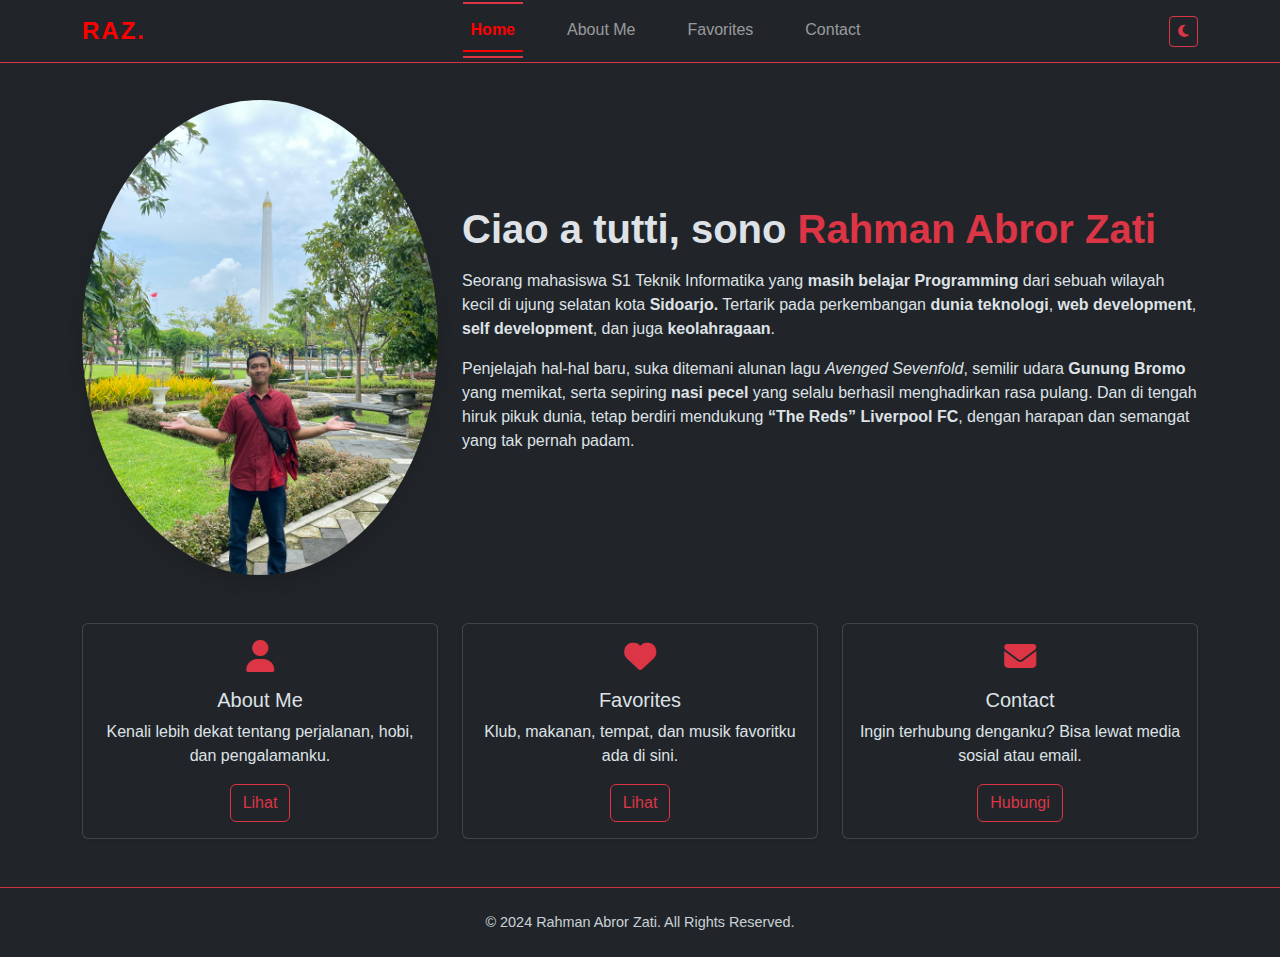
<file: Projek UTS/index.html>
<!DOCTYPE html>
<html lang="en" data-bs-theme="dark">
<head>
    <meta charset="UTF-8">
    <meta name="viewport" content="width=device-width, initial-scale=1.0">
    <title>Home - Rahman Abror Zati</title>
    <link href="https://cdn.jsdelivr.net/npm/bootstrap@5.3.3/dist/css/bootstrap.min.css" rel="stylesheet">
    <link rel="stylesheet" href="style.css">
    <link rel="stylesheet" href="https://cdnjs.cloudflare.com/ajax/libs/font-awesome/6.5.0/css/all.min.css">
</head>
<body>
    <!-- Navbar -->
    <nav class="navbar navbar-expand-lg navbar-dark bg-dark border-bottom border-danger fixed-top">
        <div class="container">
            <a class="navbar-brand fw-bold" href="me.jpg">RAZ.</a>
            <button class="navbar-toggler" type="button" data-bs-toggle="collapse" data-bs-target="#navbarNav">
                <span class="navbar-toggler-icon"></span>
            </button>

            <div class="collapse navbar-collapse" id="navbarNav">
                <ul class="navbar-nav mx-auto nav-underline">
                    <li class="nav-item"><a class="nav-link active" href="index.html">Home</a></li>
                    <li class="nav-item"><a class="nav-link" href="about.html">About Me</a></li>
                    <li class="nav-item"><a class="nav-link" href="favorites.html">Favorites</a></li>
                    <li class="nav-item"><a class="nav-link" href="contact.html">Contact</a></li>
                </ul>
                <button id="themeToggle" class="btn btn-outline-danger btn-sm">
                    <i class="fa-solid fa-moon"></i>
                </button>
            </div>
        </div>
    </nav>

    <!-- Hero Section -->
    <section class="container" style="margin-top: 100px;" id="scrollspyHeading1">
        <div class="row align-items-center">
            <div class="col-md-4 text-center">
                <img src="me.jpg" class="rounded-circle img-fluid shadow" alt="Profile Picture">
            </div>
            <div class="col-md-8">
                <h1 class="fw-bold">Ciao a tutti, sono <span class="text-danger">Rahman Abror Zati</span></h1>
                <p class="mt-3">
                    Seorang mahasiswa S1 Teknik Informatika yang <b>masih belajar Programming</b> dari sebuah wilayah kecil di ujung selatan kota <b>Sidoarjo.</b> 
                    Tertarik pada perkembangan <b>dunia teknologi</b>, <b>web development</b>, 
                    <b>self development</b>, dan juga <b>keolahragaan</b>.  
                </p>
                <p>
                    Penjelajah hal-hal baru, suka ditemani alunan lagu <i>Avenged Sevenfold</i>, 
                    semilir udara <b>Gunung Bromo</b> yang memikat, serta sepiring <b>nasi pecel</b> yang 
                    selalu berhasil menghadirkan rasa pulang.  
                    Dan di tengah hiruk pikuk dunia, tetap berdiri mendukung 
                    <b>“The Reds” Liverpool FC</b>, dengan harapan dan semangat yang tak pernah padam.
                </p>
            </div>
        </div>
    </section>

    <!-- Navigation Cards -->
    <section class="container mt-5" id="scrollspyHeading2">
        <div class="row g-4 text-center">
            <div class="col-md-4">
                <div class="card shadow-sm h-100 hover-card">
                    <div class="card-body">
                        <i class="fa-solid fa-user fa-2x text-danger mb-3"></i>
                        <h5 class="card-title">About Me</h5>
                        <p class="card-text">Kenali lebih dekat tentang perjalanan, hobi, dan pengalamanku.</p>
                        <a href="about.html" class="btn btn-outline-danger">Lihat</a>
                    </div>
                </div>
            </div>

            <div class="col-md-4">
                <div class="card shadow-sm h-100 hover-card">
                    <div class="card-body">
                        <i class="fa-solid fa-heart fa-2x text-danger mb-3"></i>
                        <h5 class="card-title">Favorites</h5>
                        <p class="card-text">Klub, makanan, tempat, dan musik favoritku ada di sini.</p>
                        <a href="favorites.html" class="btn btn-outline-danger">Lihat</a>
                    </div>
                </div>
            </div>

            <div class="col-md-4">
                <div class="card shadow-sm h-100 hover-card">
                    <div class="card-body">
                        <i class="fa-solid fa-envelope fa-2x text-danger mb-3"></i>
                        <h5 class="card-title">Contact</h5>
                        <p class="card-text">Ingin terhubung denganku? Bisa lewat media sosial atau email.</p>
                        <a href="contact.html" class="btn btn-outline-danger">Hubungi</a>
                    </div>
                </div>
            </div>
        </div>
    </section>

<footer class="text-center py-4 border-top border-danger mt-5">
    <p class="mb-0">© 2024 Rahman Abror Zati. All Rights Reserved.</p>
</footer>

<script src="https://cdn.jsdelivr.net/npm/bootstrap@5.3.3/dist/js/bootstrap.bundle.min.js"></script>
<script src="main.js"></script>
</body>
</html>
</file>
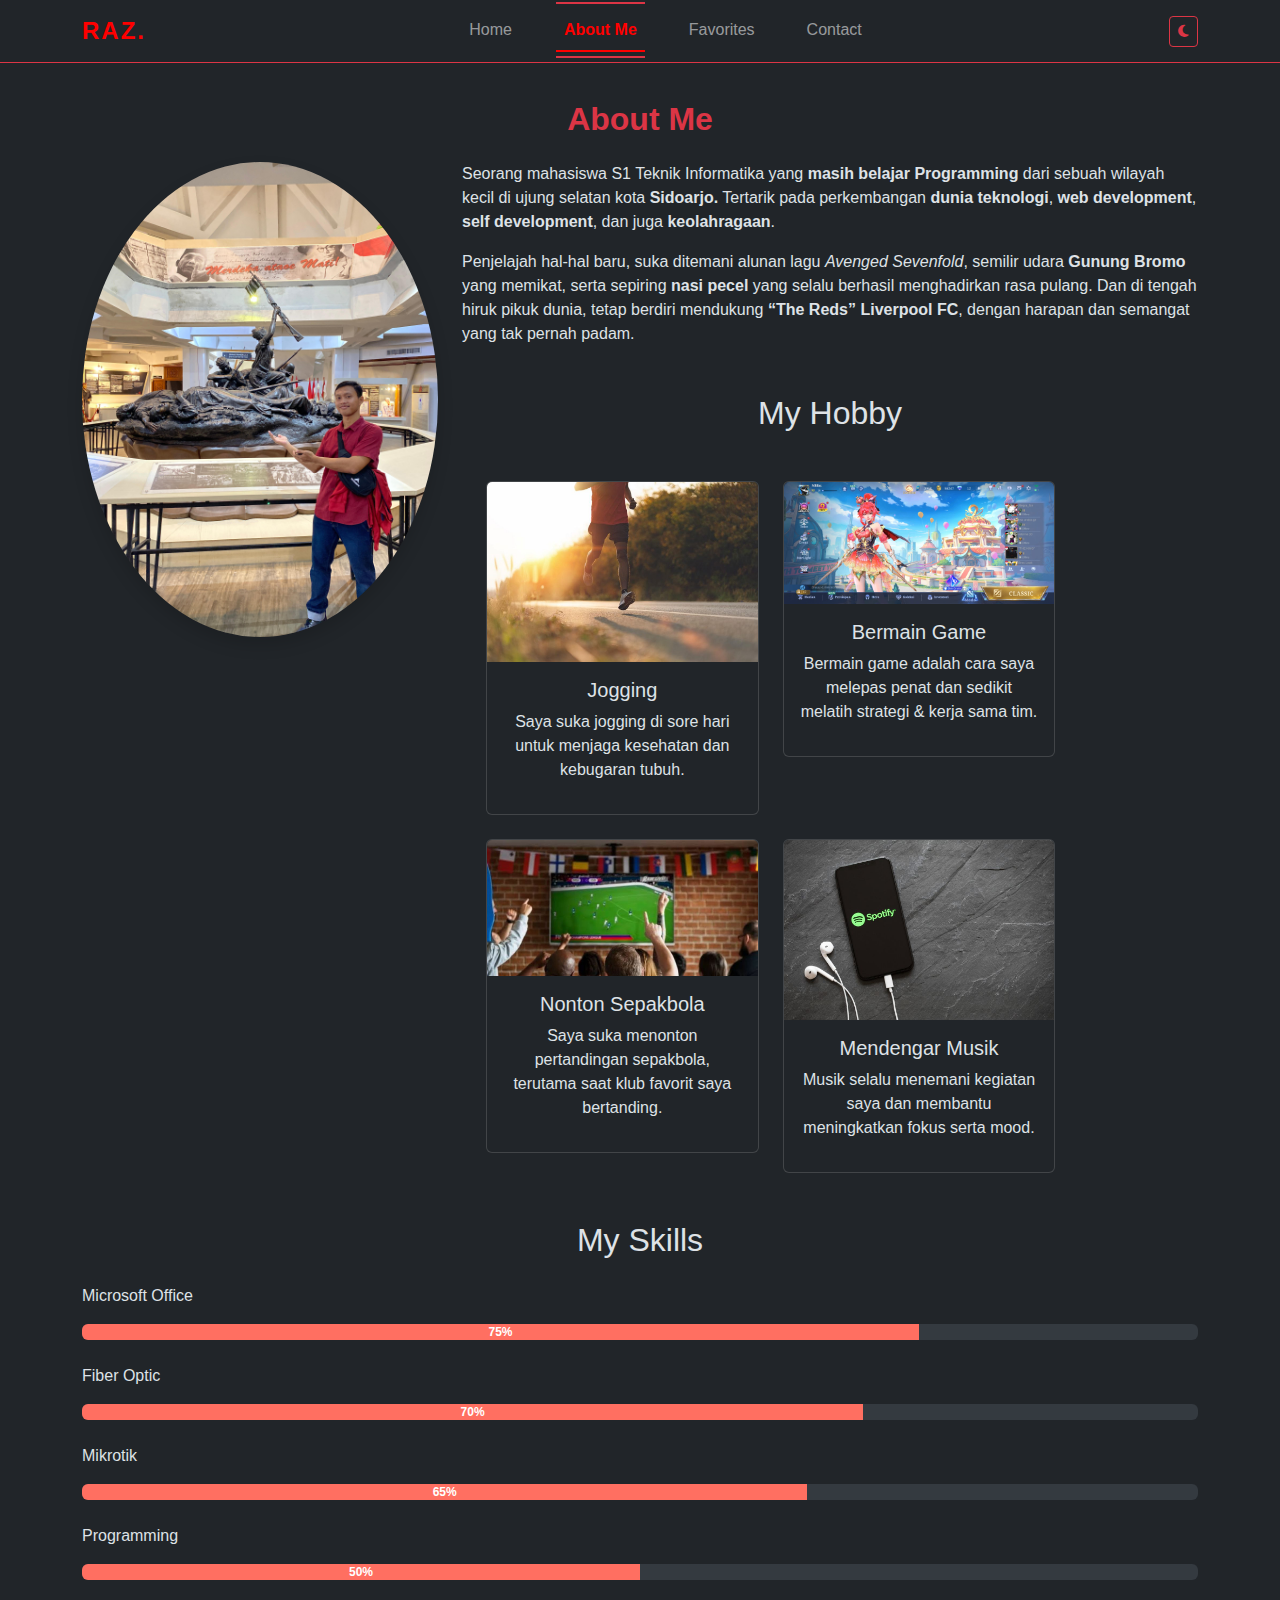
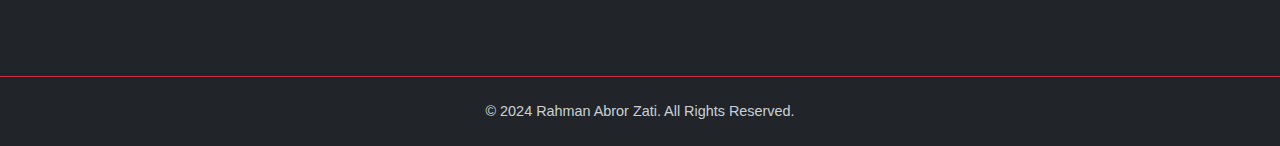
<file: Projek UTS/about.html>
<!DOCTYPE html>
<html lang="en" data-bs-theme="dark">
<head>
    <meta charset="UTF-8">
    <meta name="viewport" content="width=device-width, initial-scale=1.0">
    <title>About Me - Rahman Abror Zati</title>
    <link href="https://cdn.jsdelivr.net/npm/bootstrap@5.3.3/dist/css/bootstrap.min.css" rel="stylesheet">
    <link rel="stylesheet" href="style.css">
    <link rel="stylesheet" href="https://cdnjs.cloudflare.com/ajax/libs/font-awesome/6.5.0/css/all.min.css">
</head>
<body>
    <!-- Navbar -->
    <nav class="navbar navbar-expand-lg navbar-dark bg-dark border-bottom border-danger fixed-top">
        <div class="container">
            <a class="navbar-brand fw-bold" href="index.html">RAZ.</a>
            <button class="navbar-toggler" type="button" data-bs-toggle="collapse" data-bs-target="#navbarNav">
                <span class="navbar-toggler-icon"></span>
            </button>
            <div class="collapse navbar-collapse" id="navbarNav">
                <ul class="navbar-nav mx-auto nav-underline">
                    <li class="nav-item"><a class="nav-link" href="index.html">Home</a></li>
                    <li class="nav-item"><a class="nav-link active" href="about.html">About Me</a></li>
                    <li class="nav-item"><a class="nav-link" href="favorites.html">Favorites</a></li>
                    <li class="nav-item"><a class="nav-link" href="contact.html">Contact</a></li>
                </ul>
                <button id="themeToggle" class="btn btn-outline-danger btn-sm">
                    <i class="fa-solid fa-moon"></i>
                </button>
            </div>
        </div>
    </nav>

    <!-- Content -->
    <section class="container" style="margin-top: 100px;">
        <h2 class="fw-bold text-danger text-center mb-4">About Me</h2>
        <div class="row">
            <div class="col-md-4 text-center">
                <img src="me3.jpg" class="rounded-circle img-fluid shadow" alt="Profile">
            </div>
            <div class="col-md-8">  
                <p>
                    Seorang mahasiswa S1 Teknik Informatika yang <b>masih belajar Programming</b> dari sebuah wilayah kecil di ujung selatan kota <b>Sidoarjo.</b> 
                    Tertarik pada perkembangan <b>dunia teknologi</b>, <b>web development</b>, 
                    <b>self development</b>, dan juga <b>keolahragaan</b>.
                </p>
                <p>
                    Penjelajah hal-hal baru, suka ditemani alunan lagu <i>Avenged Sevenfold</i>, 
                    semilir udara <b>Gunung Bromo</b> yang memikat, serta sepiring <b>nasi pecel</b> yang 
                    selalu berhasil menghadirkan rasa pulang.  
                    Dan di tengah hiruk pikuk dunia, tetap berdiri mendukung 
                    <b>“The Reds” Liverpool FC</b>, dengan harapan dan semangat yang tak pernah padam.
                </p>

    <!-- HOBI -->
    <section class="container mt-5">
        <div class="container">
            <h2 class="text-center mb-5">My Hobby</h2>
            <div class="row g-4">

        <!-- Card Jogging -->
        <div class="col-md-5">
            <div class="card hover-card">
                <img src="jogging.jpg" class="card-img-top" alt="Jogging">
                <div class="card-body">
                    <h5 class="card-title text-center">Jogging</h5>
                    <p class="text-center">Saya suka jogging di sore hari untuk menjaga kesehatan dan kebugaran tubuh.</p>
                </div>
            </div>
        </div>

        <!-- Card Gaming -->
        <div class="col-md-5">
            <div class="card hover-card">
                <img src="ml.jpg" class="card-img-top" alt="Gaming">
                <div class="card-body">
                    <h5 class="card-title text-center">Bermain Game</h5>
                    <p class="text-center">Bermain game adalah cara saya melepas penat dan sedikit melatih strategi & kerja sama tim.</p>
                </div>
            </div>
        </div>

        <!-- Card Nonton Sepakbola -->
        <div class="col-md-5">
            <div class="card hover-card">
                <img src="nontonbola.jpg" class="card-img-top" alt="Nonton Sepakbola">
                <div class="card-body">
                    <h5 class="card-title text-center">Nonton Sepakbola</h5>
                    <p class="text-center">Saya suka menonton pertandingan sepakbola, terutama saat klub favorit saya bertanding.</p>
                </div>
            </div>
        </div>

        <!-- Card Musik -->
        <div class="col-md-5">
            <div class="card hover-card">
                <img src="music.jpg" class="card-img-top" alt="Mendengarkan Musik">
                <div class="card-body">
                    <h5 class="card-title text-center">Mendengar Musik</h5>
                    <p class="text-center">Musik selalu menemani kegiatan saya dan membantu meningkatkan fokus serta mood.</p>
                </div>
            </div>
        </div>
        </div>
    </div>
    </section>
    </section>

    <!-- SKILLS -->
    <section id="skills" class="py-5">
        <div class="container">
            <h2 class="text-center mb-4">My Skills</h2>

            <!-- Skill 1 -->
            <p>Microsoft Office</p>
            <div class="progress" role="progressbar" aria-label="Example with label" aria-valuenow="75" aria-valuemin="0" aria-valuemax="100">
                <div class="progress-bar" style="width: 75%">75%</div>
            </div>
            <br>

            <!-- Skill 2 -->
            <p>Fiber Optic</p>
            <div class="progress" role="progressbar" aria-label="Example with label" aria-valuenow="70" aria-valuemin="0" aria-valuemax="100">
                <div class="progress-bar" style="width: 70%">70%</div>
            </div>
            <br>

            <!-- Skill 3 -->
            <p>Mikrotik</p>
            <div class="progress" role="progressbar" aria-label="Example with label" aria-valuenow="65" aria-valuemin="0" aria-valuemax="100">
                <div class="progress-bar" style="width: 65%">65%</div>
            </div>
            <br>

            <!-- Skill 4 -->
            <p>Programming</p>
            <div class="progress" role="progressbar" aria-label="Example with label" aria-valuenow="50" aria-valuemin="0" aria-valuemax="100">
                <div class="progress-bar" style="width: 50%">50%</div>
            </div>
        </div>
    </section>

<footer class="text-center py-4 border-top border-danger mt-5">
    <p class="mb-0">© 2024 Rahman Abror Zati. All Rights Reserved.</p>
</footer>

    <script src="https://cdn.jsdelivr.net/npm/bootstrap@5.3.3/dist/js/bootstrap.bundle.min.js"></script>
    <script src="main.js"></script>
</body>
</html>
</file>
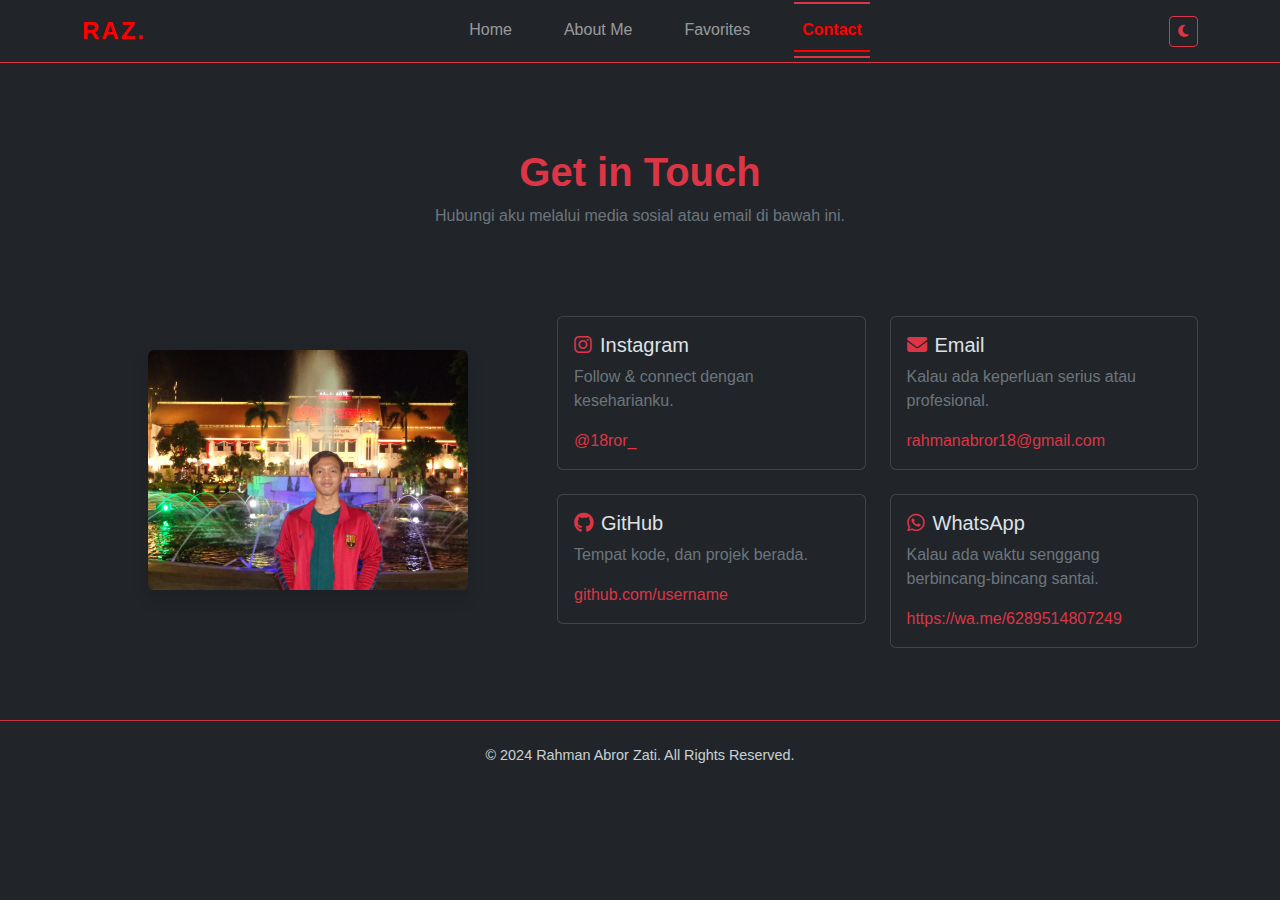
<file: Projek UTS/contact.html>
<!DOCTYPE html>
<html lang="en" data-bs-theme="dark">
<head>
    <meta charset="UTF-8">
    <meta name="viewport" content="width=device-width, initial-scale=1.0">
    <title>Contact | Rahman Abror Zati</title>
    <link href="https://cdn.jsdelivr.net/npm/bootstrap@5.3.3/dist/css/bootstrap.min.css" rel="stylesheet">
    <link rel="stylesheet" href="style.css">
    <link rel="stylesheet" href="https://cdnjs.cloudflare.com/ajax/libs/font-awesome/6.5.0/css/all.min.css">
</head>
<body>
<!-- Navbar -->
    <nav class="navbar navbar-expand-lg navbar-dark bg-dark border-bottom border-danger fixed-top">
        <div class="container">
            <a class="navbar-brand fw-bold" href="index.html">RAZ.</a>
            <button class="navbar-toggler" type="button" data-bs-toggle="collapse" data-bs-target="#navbarNav">
                <span class="navbar-toggler-icon"></span>
            </button>
            <div class="collapse navbar-collapse" id="navbarNav">
                <ul class="navbar-nav mx-auto nav-underline">
                    <li class="nav-item"><a class="nav-link" href="index.html">Home</a></li>
                    <li class="nav-item"><a class="nav-link" href="about.html">About Me</a></li>
                    <li class="nav-item"><a class="nav-link" href="favorites.html">Favorites</a></li>
                    <li class="nav-item"><a class="nav-link active" href="contact.html">Contact</a></li>
                </ul>
                <button id="themeToggle" class="btn btn-outline-danger btn-sm">
                    <i class="fa-solid fa-moon"></i>
                </button>
            </div>
        </div>
    </nav>

<!-- Header -->
<section class="text-center py-5" style="margin-top: 100px;">
    <h1 class="fw-bold text-danger">Get in Touch</h1>
    <p class="text-secondary">Hubungi aku melalui media sosial atau email di bawah ini.</p>
</section>

<!-- Contact Content -->
<div class="container py-4">
    <div class="row align-items-center">

        <!-- Foto -->
        <div class="col-lg-5 text-center">
            <img src="me2.jpg" alt="Foto Profil" class="rounded shadow mb-4" width="320">
        </div>

        <!-- Contact Cards -->
        <div class="col-lg-7">
            <div class="row g-4">

                <!-- Instagram -->
                <div class="col-md-6">
                    <div class="card hover-card p-3">
                        <h5><i class="fa-brands fa-instagram text-danger me-2"></i>Instagram</h5>
                        <p class="text-secondary">Follow & connect dengan keseharianku.</p>
                        <a href="https://www.instagram.com/18ror_" class="text-danger text-decoration-none">@18ror_</a>
                    </div>
                </div>

                <!-- Email -->
                <div class="col-md-6">
                    <div class="card hover-card p-3">
                        <h5><i class="fa-solid fa-envelope text-danger me-2"></i>Email</h5>
                        <p class="text-secondary">Kalau ada keperluan serius atau profesional.</p>
                        <a href="mailto:rahmanabror18@gmail.com" class="text-danger text-decoration-none">rahmanabror18@gmail.com</a>
                    </div>
                </div>

                <!-- Github -->
                <div class="col-md-6">
                    <div class="card hover-card p-3">
                        <h5><i class="fa-brands fa-github text-danger me-2"></i>GitHub</h5>
                        <p class="text-secondary">Tempat kode, dan projek berada.</p>
                        <a href="#" class="text-danger text-decoration-none">github.com/username</a>
                    </div>
                </div>

                <!-- LinkedIn -->
                <div class="col-md-6">
                    <div class="card hover-card p-3">
                        <h5><i class="fa-brands fa-whatsapp text-danger me-2"></i>WhatsApp</h5>
                        <p class="text-secondary">Kalau ada waktu senggang berbincang-bincang santai.</p>
                        <a href="https://wa.me/6289514807249" class="text-danger text-decoration-none">https://wa.me/6289514807249</a>
                    </div>
                </div>

            </div>
        </div>
    </div>
</div>

<footer class="text-center py-4 border-top border-danger mt-5">
    <p class="mb-0">© 2024 Rahman Abror Zati. All Rights Reserved.</p>
</footer>

<script src="https://cdn.jsdelivr.net/npm/bootstrap@5.3.3/dist/js/bootstrap.bundle.min.js"></script>
<script src="main.js"></script>
</body>
</html>
</file>
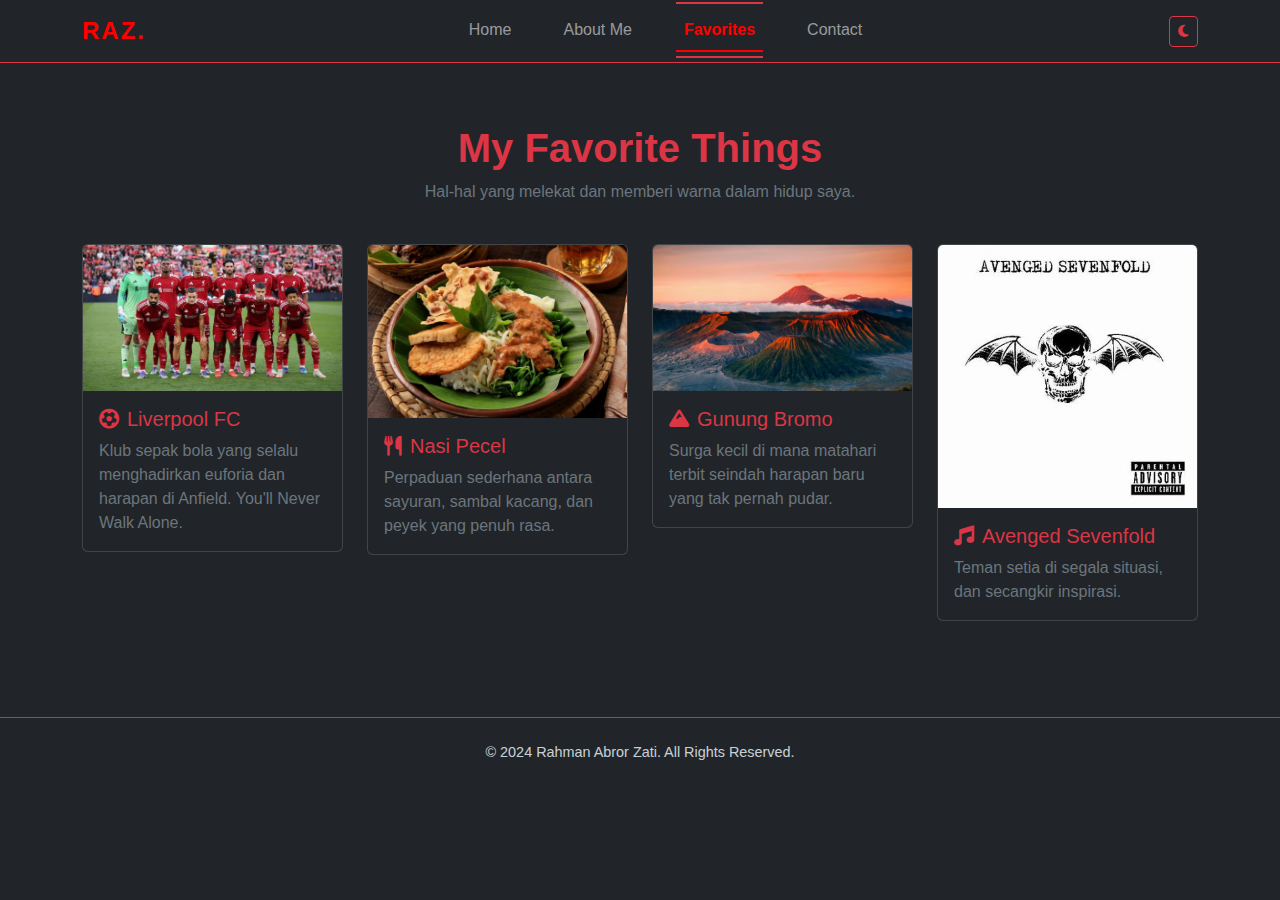
<file: Projek UTS/favorites.html>
<!DOCTYPE html>
<html lang="en" data-bs-theme="dark">
<head>
    <meta charset="UTF-8">
    <meta name="viewport" content="width=device-width, initial-scale=1.0">
    <title>Favorites | Rahman Abror Zati</title>
    <link href="https://cdn.jsdelivr.net/npm/bootstrap@5.3.3/dist/css/bootstrap.min.css" rel="stylesheet">
    <link rel="stylesheet" href="style.css">
    <link rel="stylesheet" href="https://cdnjs.cloudflare.com/ajax/libs/font-awesome/6.5.0/css/all.min.css">
</head>
<body>
<!-- Navbar -->
    <nav class="navbar navbar-expand-lg navbar-dark bg-dark border-bottom border-danger fixed-top">
        <div class="container">
            <a class="navbar-brand fw-bold" href="index.html">RAZ.</a>
            <button class="navbar-toggler" type="button" data-bs-toggle="collapse" data-bs-target="#navbarNav">
                <span class="navbar-toggler-icon"></span>
            </button>
            <div class="collapse navbar-collapse" id="navbarNav">
                <ul class="navbar-nav mx-auto nav-underline">
                    <li class="nav-item"><a class="nav-link" href="index.html">Home</a></li>
                    <li class="nav-item"><a class="nav-link" href="about.html">About Me</a></li>
                    <li class="nav-item"><a class="nav-link active" href="favorites.html">Favorites</a></li>
                    <li class="nav-item"><a class="nav-link" href="contact.html">Contact</a></li>
                </ul>
                <button id="themeToggle" class="btn btn-outline-danger btn-sm">
                    <i class="fa-solid fa-moon"></i>
                </button>
            </div>
        </div>
    </nav>

<!-- Header -->
<section class="text-center py-4" style="margin-top:100px;">
    <h1 class="fw-bold text-danger">My Favorite Things</h1>
    <p class="text-secondary">Hal-hal yang melekat dan memberi warna dalam hidup saya.</p>
</section>

<!-- Favorite Cards -->
<div class="container pb-5">
    <div class="row g-4">

        <!-- Liverpool FC -->
        <div class="col-md-6 col-lg-3">
            <div class="card hover-card">
                <img src="liverpool.jpg" class="card-img-top" alt="Liverpool FC">
                <div class="card-body">
                    <h5 class="card-title text-danger"><i class="fa-solid fa-futbol me-2"></i>Liverpool FC</h5>
                    <p class="card-text text-secondary">Klub sepak bola yang selalu menghadirkan euforia dan harapan di Anfield. You'll Never Walk Alone.</p>
                </div>
            </div>
        </div>

        <!-- Nasi Pecel -->
        <div class="col-md-6 col-lg-3">
            <div class="card hover-card">
                <img src="pecel.jpg" class="card-img-top" alt="Nasi Pecel">
                <div class="card-body">
                    <h5 class="card-title text-danger"><i class="fa-solid fa-utensils me-2"></i>Nasi Pecel</h5>
                    <p class="card-text text-secondary">Perpaduan sederhana antara sayuran, sambal kacang, dan peyek yang penuh rasa.</p>
                </div>
            </div>
        </div>

        <!-- Gunung Bromo -->
        <div class="col-md-6 col-lg-3">
            <div class="card hover-card">
                <img src="bromo.jpg" class="card-img-top" alt="Gunung Bromo">
                <div class="card-body">
                    <h5 class="card-title text-danger"><i class="fa-solid fa-mountain me-2"></i>Gunung Bromo</h5>
                    <p class="card-text text-secondary">Surga kecil di mana matahari terbit seindah harapan baru yang tak pernah pudar.</p>
                </div>
            </div>
        </div>

        <!-- Avenged Sevenfold -->
        <div class="col-md-6 col-lg-3">
            <div class="card hover-card">
                <img src="a7x.jpg" class="card-img-top" alt="Avenged Sevenfold">
                <div class="card-body">
                    <h5 class="card-title text-danger"><i class="fa-solid fa-music me-2"></i>Avenged Sevenfold</h5>
                    <p class="card-text text-secondary">Teman setia di segala situasi, dan secangkir inspirasi.</p>
                </div>
            </div>
        </div>
    </div>
</div>

<footer class="text-center py-4 border-top border-danger mt-5">
    <p class="mb-0">© 2024 Rahman Abror Zati. All Rights Reserved.</p>
</footer>

<script src="https://cdn.jsdelivr.net/npm/bootstrap@5.3.3/dist/js/bootstrap.bundle.min.js"></script>
<script src="main.js"></script>
</body>
</html>
</file>
<file: Projek UTS/style.css>
/* ===== Global Style ===== */
body {
    font-family: "Comic Sans MS", cursive, sans-serif;
    transition: background-color 0.3s, color 0.3s;
}

/* Navbar */
.navbar-brand {
    font-size: 1.5rem;
    letter-spacing: 2px;
    color: red;
}

.nav-link {
    position: relative;
    font-weight: 500;
    margin: 0 10px;
    transition: 0.3s;
}

/* Active underline (top & bottom border effect) */
.nav-link.active,
.nav-link:hover {
    color: red !important;
}

.nav-link.active::before,
.nav-link.active::after,
.nav-link:hover::before,
.nav-link:hover::after {
    content: "";
    position: absolute;
    left: 0;
    right: 0;
    height: 2px;
    background: #dc3545;
}

.nav-link::before {
    top: -8px;
    transform: scaleX(0);
    transition: transform 0.3s;
}

.nav-link::after {
    bottom: -8px;
    transform: scaleX(0);
    transition: transform 0.3s;
}

.nav-link:hover::before,
.nav-link:hover::after,
.nav-link.active::before,
.nav-link.active::after {
    transform: scaleX(1);
}

/* Card Hover */
.hover-card {
    transition: transform 0.3s, box-shadow 0.3s;
}

.hover-card:hover {
    transform: translateY(-5px);
    box-shadow: 0 10px 20px rgba(220, 53, 69, 0.2);
}

/* Footer */
footer {
    font-size: 0.9rem;
    opacity: 0.9;
}

/* Light Mode */
[data-bs-theme="light"] {
    --bs-body-bg: #ffffff;
    --bs-body-color: #212529;
}

[data-bs-theme="light"] .navbar {
    background-color: #ffffff !important;
    border-bottom: 1px solid #dc3545 !important;
}

[data-bs-theme="light"] .nav-link {
    color: #212529 !important;
}

[data-bs-theme="light"] .card {
    background-color: #ffffff;
    color: #212529;
    border: 1px solid #eee;
}

[data-bs-theme="light"] footer {
    border-top: 1px solid #dc3545;
}

#hobbies .card {
  border-radius: 15px;
  overflow: hidden;
  box-shadow: 0 4px 8px rgba(0,0,0,0.1);
  transition: 0.3s;
}

#hobbies .card:hover {
  transform: scale(1.03);
}

#hobbies img {
  height: 160px;
  object-fit: cover;
}

.progress-bar {
  background-color: #ff6f61; /* warna utama kamu */
  font-weight: bold;
}
</file>
